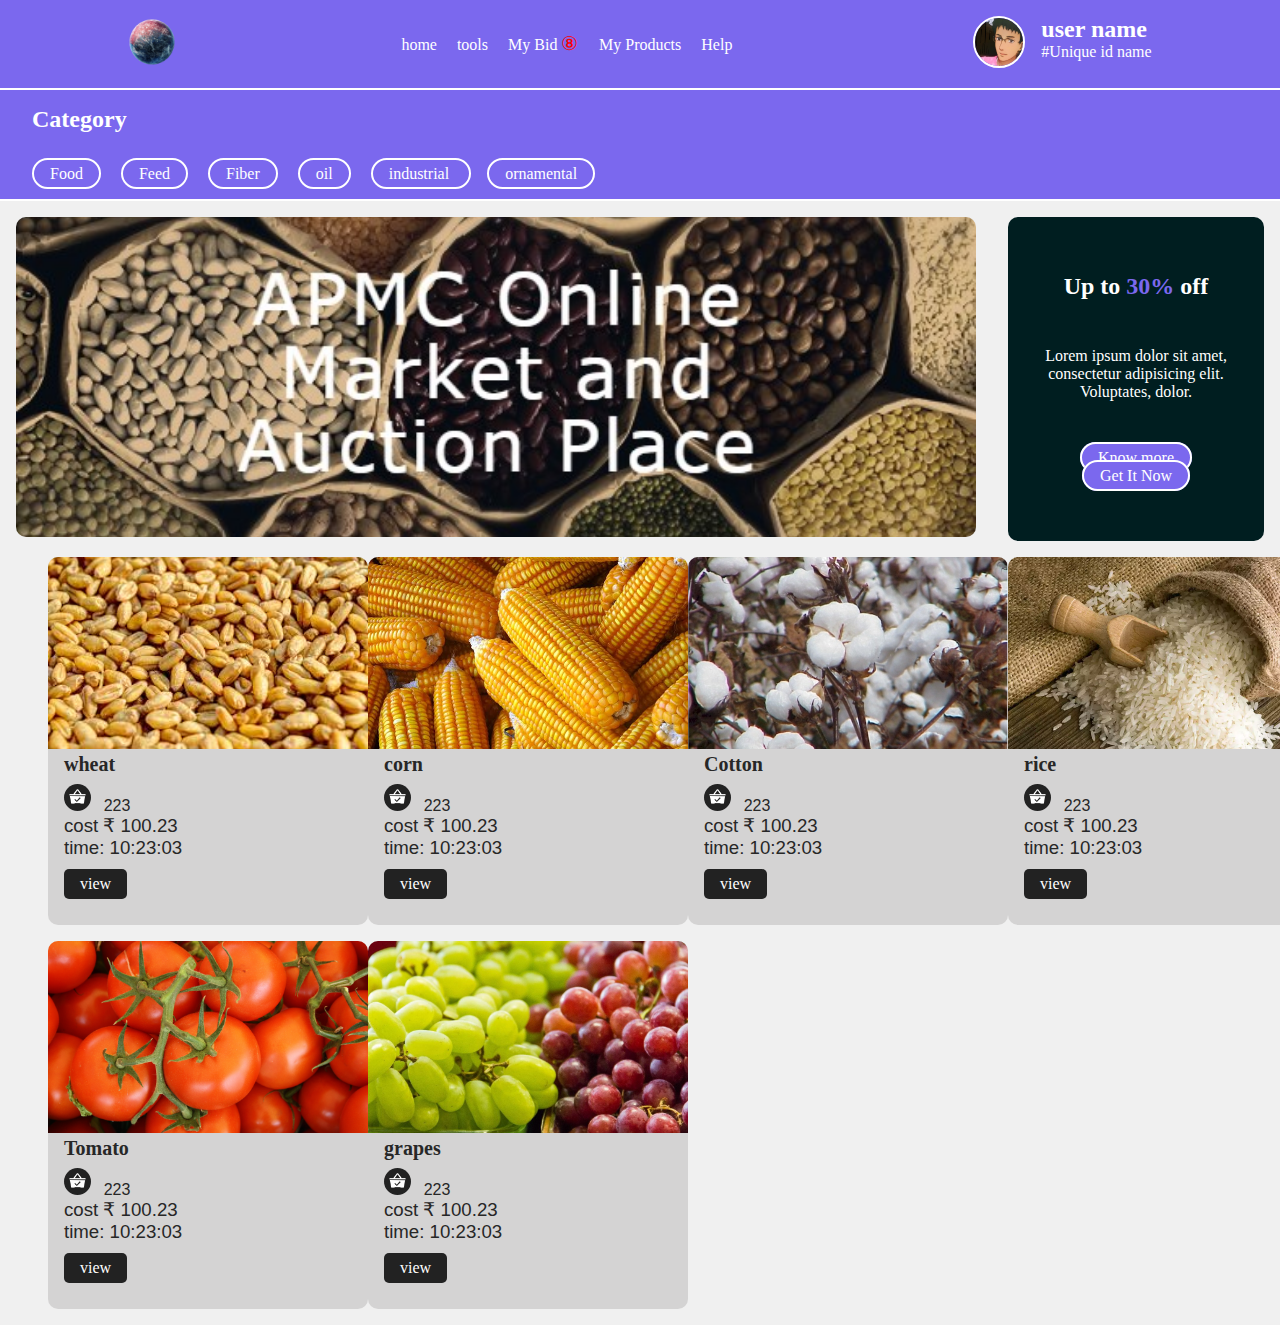
<file: index.html>
<!DOCTYPE html>
<html lang="en">
<head>
    <meta charset="UTF-8">
    <meta http-equiv="X-UA-Compatible" content="IE=edge">
    <meta name="viewport" content="width=device-width, initial-scale=1.0">
    <link rel="stylesheet" href="./css/home.css">
    <title>Document</title>
</head>
<body>
    <nav>
        <div class="top">
            <div class="logo">
                <img src="./white/f37b5273252024d60d9bb5c73bccd627.png" alt="">
            </div>
            <div class="links">
                <a href="">home </a>
                <a href="">tools</a>
                <a href="">My Bid <span>&#9319; <!--&#9679; --> </span></a>
                <a href="">My Products</a>
                <a href="">Help</a>
            </div>
            <div class="profile">

                <!-- account details -->
                <div class="pro_img">
                    <img src="./profile_images/IMG_20201012_225630.jpg" alt="">
                </div>
                <div class="detail">
                    <h2>user name</h2>
                    <p>#Unique id name</p>
                </div>

                <!-- login button -->
                <!-- <div class="Login">
                    <a href="">Login</a>       
                </div> -->
            </div>
        </div>
        <div class="bottom">
            <h2>Category</h2>
            <div>
                <a href="">Food</a>
                <a href="">Feed</a>
                <a href="">Fiber</a>
                <a href="">oil</a>
                <a href="">industrial </a>
                <a href="">ornamental </a>
             </div>
        </div>
    </nav>
    <div class="hero">
        <div class="poster">
            <img src="./images/boiler.jpg" alt="">
        </div>
        <div class="offer">
            <h2>Up to <span>30%</span> off</h2>
            <p>Lorem ipsum dolor sit amet, consectetur adipisicing elit. Voluptates, dolor.</p>
            <div class="btns">
                <a href="">Know more</a>
                <a href="">Get It Now</a>
            </div>
        </div>
    </div>
    <div class="container">
        <div class="card">
            <img src="./images/weat.jpg" alt="">
            <div>
                <h3>wheat</h3>
                <p class="reg"><img src="./white/bought.png" alt=""> 223</p>
                <!-- <h4 class="instructor"><img src="./white/profile-user.png" alt=""> Cource instructor name</h4> -->
                <h4 class="price">cost &#x20b9; 100.23</h4>
                <h4 class="rating">time: 10:23:03</h4>
                <a href="">view</a>
            </div>
        </div>
        <div class="card">
            <img src="./images/corn.png" alt="">
            <div>
                <h3>corn</h3>
                <p class="reg"><img src="./white/bought.png" alt=""> 223</p>
                <!-- <h4 class="instructor"><img src="./white/profile-user.png" alt=""> Cource instructor name</h4> -->
                <h4 class="price">cost &#x20b9; 100.23</h4>
                <h4 class="rating">time: 10:23:03</h4>
                <a href="">view</a>
            </div>
        </div>
        <div class="card">
            <img src="./images/cotton.jpg" alt="">
            <div>
                <h3>Cotton</h3>
                <p class="reg"><img src="./white/bought.png" alt=""> 223</p>
                <!-- <h4 class="instructor"><img src="./white/profile-user.png" alt=""> Cource instructor name</h4> -->
                <h4 class="price">cost &#x20b9; 100.23</h4>
                <h4 class="rating">time: 10:23:03</h4>
                <a href="">view</a>
            </div>
        </div>
        <div class="card">
            <img src="./images/rice.jpeg" alt="">
            <div>
                <h3>rice</h3>
                <p class="reg"><img src="./white/bought.png" alt=""> 223</p>
                <!-- <h4 class="instructor"><img src="./white/profile-user.png" alt=""> Cource instructor name</h4> -->
                <h4 class="price">cost &#x20b9; 100.23</h4>
                <h4 class="rating">time: 10:23:03</h4>
                <a href="">view</a>
            </div>
        </div>
        <div class="card">
            <img src="./images/tomato.png" alt="">
            <div>
                <h3>Tomato</h3>
                <p class="reg"><img src="./white/bought.png" alt=""> 223</p>
                <!-- <h4 class="instructor"><img src="./white/profile-user.png" alt=""> Cource instructor name</h4> -->
                <h4 class="price">cost &#x20b9; 100.23</h4>
                <h4 class="rating">time: 10:23:03</h4>
                <a href="">view</a>
            </div>
        </div>
        
        <div class="card">
            <img src="./images/grapes.jpeg" alt="">
            <div>
                <h3>grapes </h3>
                <p class="reg"><img src="./white/bought.png" alt=""> 223</p>
                <!-- <h4 class="instructor"><img src="./white/profile-user.png" alt=""> Cource instructor name</h4> -->
                <h4 class="price">cost &#x20b9; 100.23</h4>
                <h4 class="rating">time: 10:23:03</h4>
                <a href="">view</a>
            </div>
        </div>
    </div>
</body>
</html>
</file>
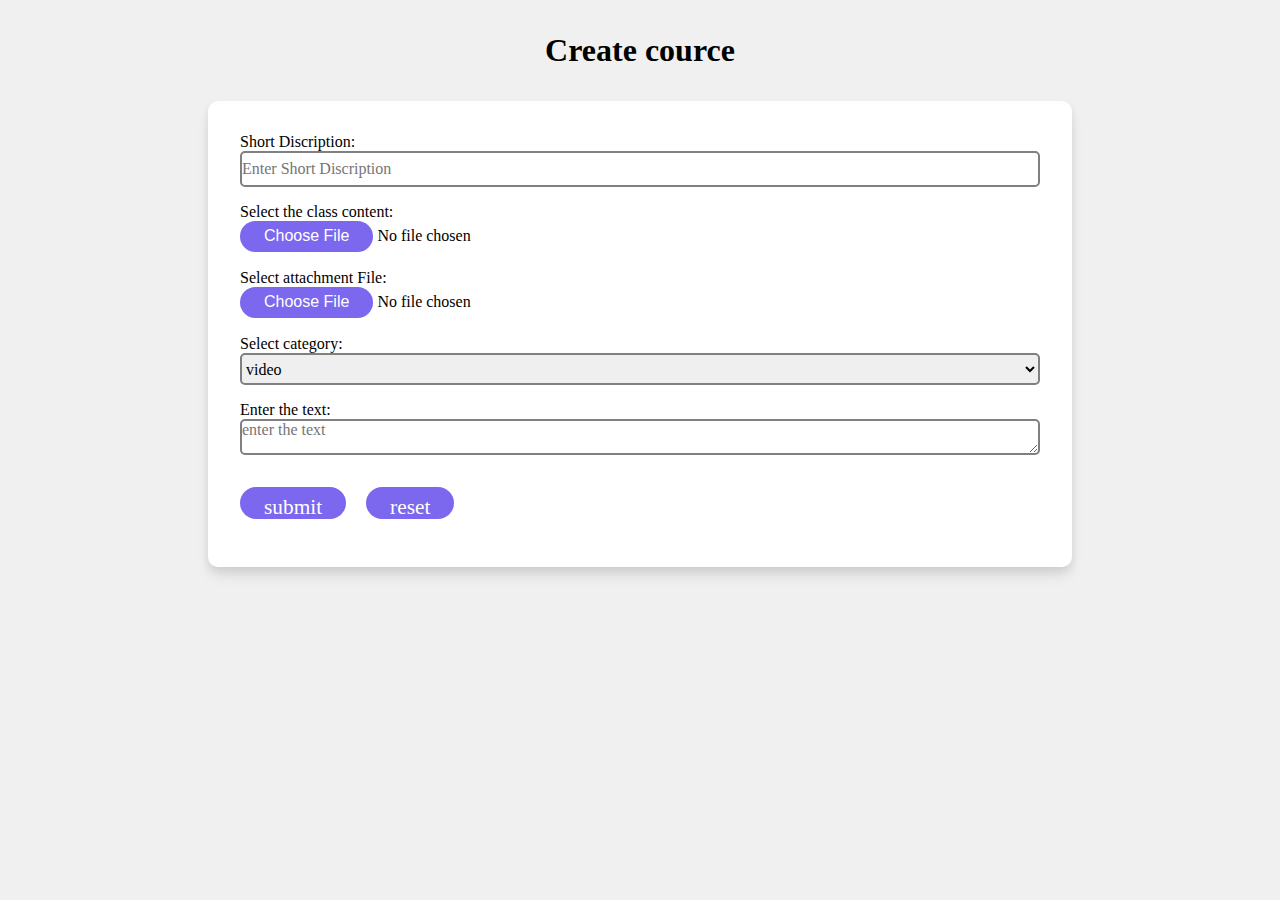
<file: add_class.html>
<!DOCTYPE html>
<html lang="en">
<head>
    <meta charset="UTF-8">
    <meta http-equiv="X-UA-Compatible" content="IE=edge">
    <meta name="viewport" content="width=device-width, initial-scale=1.0">
    <link rel="stylesheet" href="./css/add_cource.css">
    <title>Document</title>
</head>
<body>
    <div class="container">
        <h1>Create cource</h1>
        <form action="" method="post">
            Short Discription: <input type="text" name="dis" placeholder="Enter Short Discription">
            Select the class content: <input class="btn"  type="file" name="file" value="select the fileo" id="">
            Select attachment File: <input class="btn"  type="file" name="file" value="select the fileo" id="">
            Select category: <select name="category" id="">
                <option value="video">video</option>
                <option value="audio">audio</option>
                <option value="File">File</option>
                <option value="text">text</option>
            </select>
            Enter the text: <textarea name="" name="text" placeholder="enter the text" id="" cols="30" rows="10"></textarea>
            <div>
                <input type="submit" value="submit">
                <input type="reset" value="reset">
            </div>
        
        </form>
    </div>
</body>
</html>

<!-- <audio controls>
    <source src="horse.ogg" type="audio/ogg">
    <source src="horse.mp3" type="audio/mpeg">
  Your browser does not support the audio element.
  </audio>
  


<video width="1920" height="1080" controls>
  <source src="movie.mp4" type="video/mp4">
  <source src="movie.ogg" type="video/ogg">
  Your browser does not support the video tag.
</video>

-->
</file>
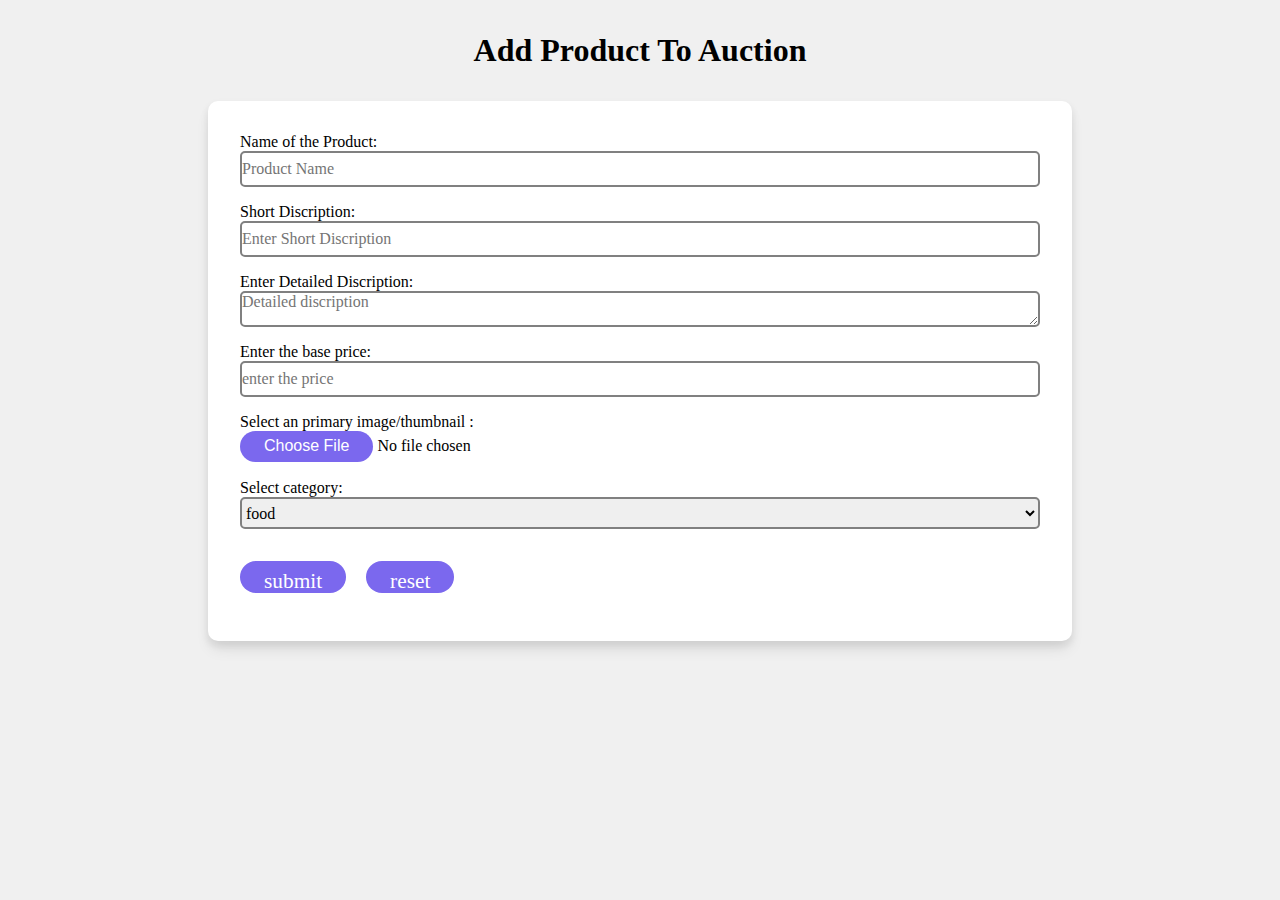
<file: add_cource.html>
<!DOCTYPE html>
<html lang="en">
<head>
    <meta charset="UTF-8">
    <meta http-equiv="X-UA-Compatible" content="IE=edge">
    <meta name="viewport" content="width=device-width, initial-scale=1.0">
    <link rel="stylesheet" href="./css/add_cource.css">
    <title>Document</title>
</head>
<body>
    <div class="container">
        <h1>Add Product To Auction</h1>
        <form action="" method="post">
            Name of the Product: <input type="text" name="name" placeholder="Product Name">
            Short Discription: <input type="text" name="dis" placeholder="Enter Short Discription">
            Enter Detailed Discription: <textarea name="" name="detailed_dis" placeholder="Detailed discription" id="" cols="30" rows="10"></textarea>
            Enter the base price: <input type="number" name="price" placeholder="enter the price" id="">
            Select an primary image/thumbnail :<input class="btn" type="file" name="image" value="select the image" id="">
            <!-- Select a preview video: <input class="btn"  type="file" name="vedio" value="select the vedio" id=""> -->
            Select category: <select name="category" id="">
                <option value="art">food</option>
                <option value="knowledge">feed</option>
                <option value="programing">fiber</option>
                <option value="basic skills">oil</option>
                
                
                <option value="gaming">industry</option>
                <option value="outher">ornamental</option>
            </select>
            <div>
                <input type="submit" value="submit">
                <input type="reset" value="reset">
            </div>
        
        </form>
    </div>
</body>
</html>

<!-- <audio controls>
    <source src="horse.ogg" type="audio/ogg">
    <source src="horse.mp3" type="audio/mpeg">
  Your browser does not support the audio element.
  </audio>
  


<video width="1920" height="1080" controls>
  <source src="movie.mp4" type="video/mp4">
  <source src="movie.ogg" type="video/ogg">
  Your browser does not support the video tag.
</video>

-->
</file>
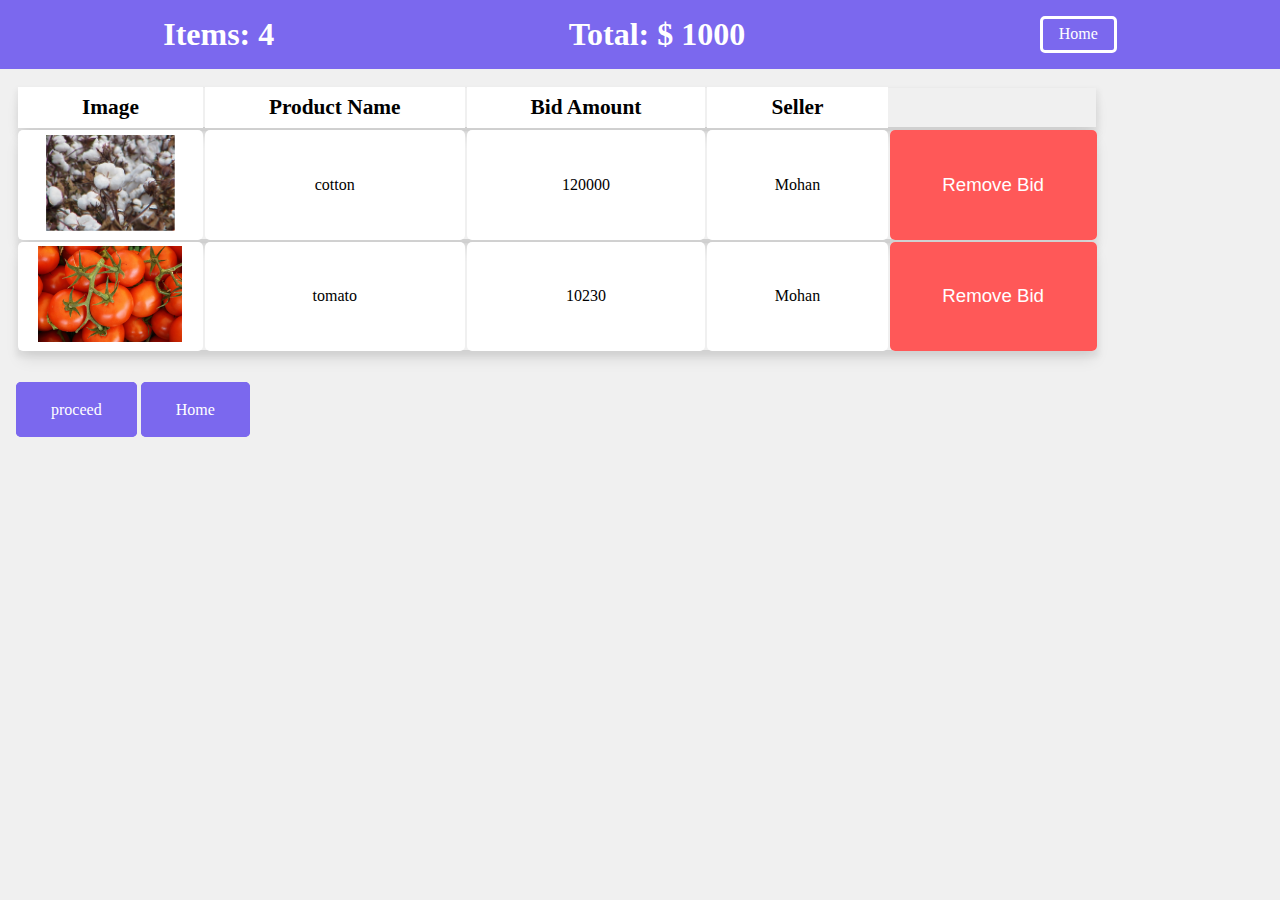
<file: cart.html>
<!DOCTYPE html>
<html lang="en">
<head>
   
    <meta charset="UTF-8">
    <meta http-equiv="X-UA-Compatible" content="IE=edge">
    <meta name="viewport" content="width=device-width, initial-scale=1.0">
    <title>Document</title>
    <link rel="stylesheet" href="./css/cartstyle.css ">
</head>
<body>
    <nav>
        <h1>Items: <span>4</span></h1>
        <h1>Total: <span>$ 1000</span></h1>
        <a href="/">Home</a>
    </nav>
    <table>
        <tr>
            <th>Image</th>
            <th>Product Name</th>
            <th>Bid Amount</th>
            <th>Seller</th>
         
        </tr>
        
        <tr>
           <td> <img src="./images/cotton.jpg" alt=""></td>
            <td>cotton</td>
            <td>120000</td>
            <td>Mohan</td>
            <td class="remove"><a href="">Remove Bid</a></td>
        </tr>
        <tr>
           <td> <img src="./images/tomato.png" alt=""></td>
            <td>tomato</td>
            <td>10230</td>
            <td>Mohan</td>
            <td class="remove"><a href="">Remove Bid</a></td>
        </tr>
    </table>
    <div class="confirm">
        <a href="shipping.html">proceed</a>
        <a href="index.html">Home</a>
    </div>
</body>
</html>
</file>
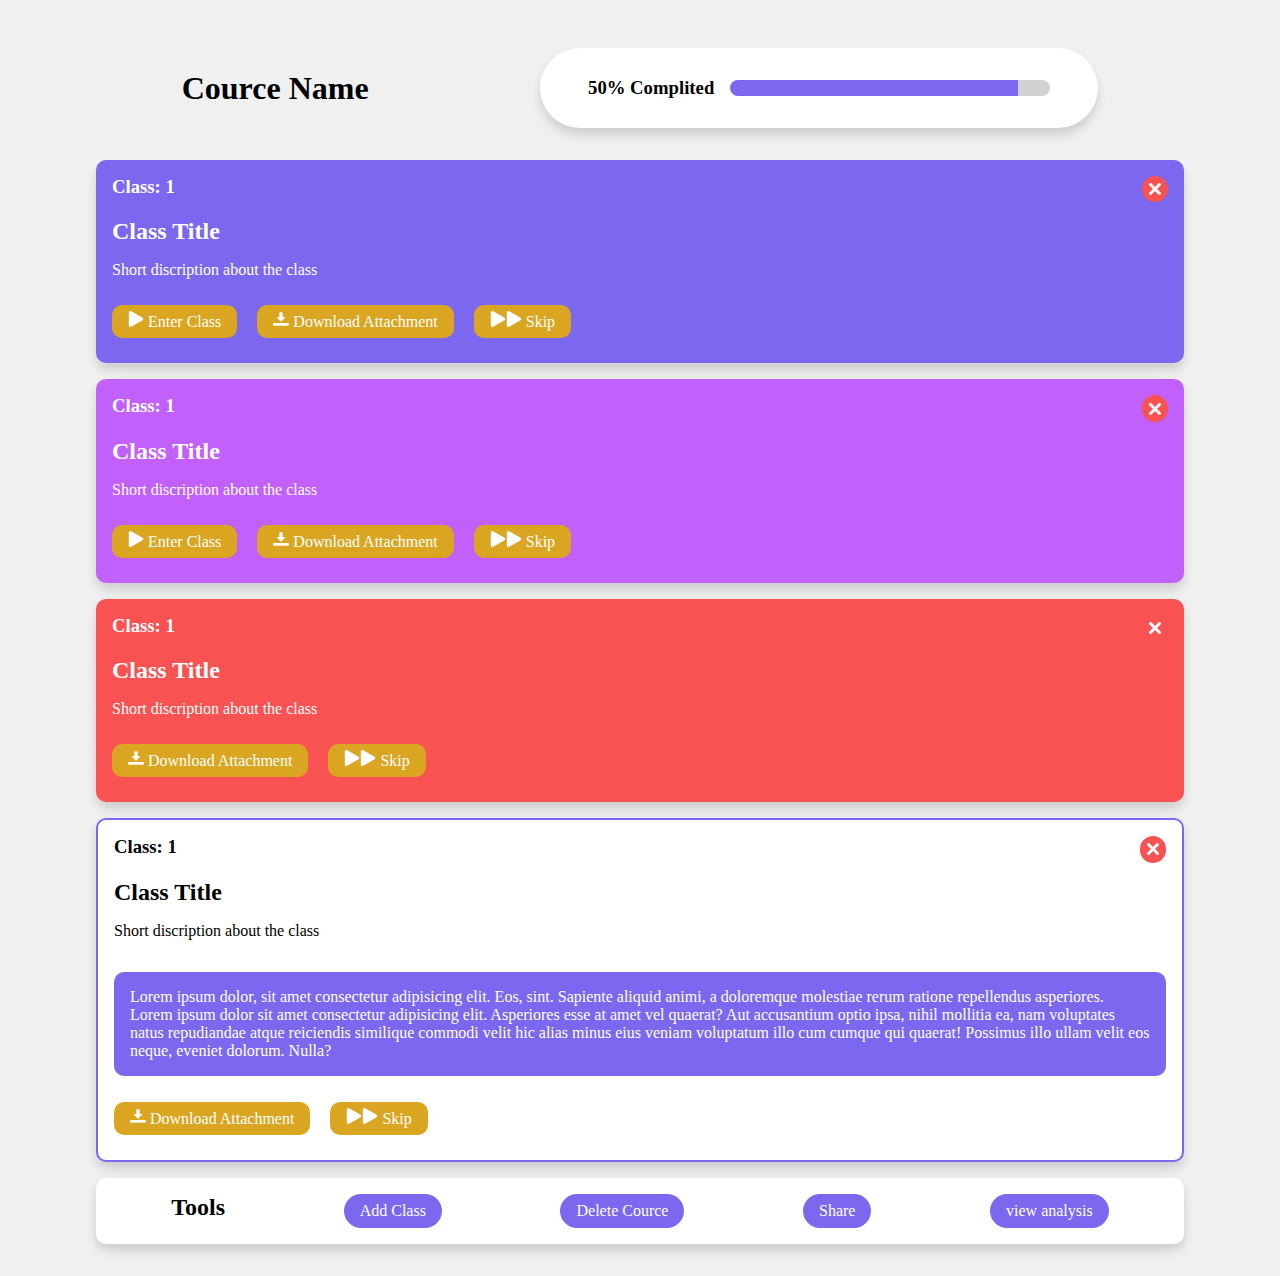
<file: cource_content.html>
<!DOCTYPE html>
<html lang="en">
<head>
    <meta charset="UTF-8">
    <meta http-equiv="X-UA-Compatible" content="IE=edge">
    <meta name="viewport" content="width=device-width, initial-scale=1.0">
    <link rel="stylesheet" href="./css/cource_content.css">
    <style>
        .prog{
            padding: 0.5rem 9rem;
        }
        .prog1{
            padding: 0.5rem 1rem;
        }
    </style>
    <title>Cource content</title>
</head>
<body>
    <div class="main_con">
        
        <div class="head">
            <h1>Cource Name</h1>
            <div class="prog_cont">
                <h3> 50% Complited</h3>
                <div class="prog"></div>
                <div class="prog1"></div>
            </div>
        </div>

        <div class="card vedio">
            <h3><span>Class: 1</span> <img src="./white/close.png" alt=""></h3>
            <h2>Class Title</h2>
            <p>Short discription about the class</p>
            <div>
                <a href=""><img src="./white/play-button-arrowhead.png" alt=""> Enter Class</a>
                <a href=""><img src="./white/direct-download.png" alt=""> Download Attachment</a>
                <a href=""><img src="./white/play-button-arrowhead.png" alt=""><img src="./white/play-button-arrowhead.png" alt=""> Skip</a>
                
            </div>
        </div>

        <div class="card Audio" id='audio'>
            <h3><span>Class: 1</span> <img src="./white/close.png" alt=""></h3>
            <h2>Class Title</h2>
            <p>Short discription about the class</p>
            <div>
                <a href="" ><img src="./white/play-button-arrowhead.png" alt=""> Enter Class</a>
                <a href=""><img src="./white/direct-download.png" alt=""> Download Attachment</a>
                <a href=""><img src="./white/play-button-arrowhead.png" alt=""><img src="./white/play-button-arrowhead.png" alt=""> Skip</a>
            </div>
        </div>
        

        <div class="card File">
            <h3><span>Class: 1</span> <img src="./white/close.png" alt=""></h3>
            <h2>Class Title</h2>
            <p>Short discription about the class</p>
            <div>
                <a href=""><img src="./white/direct-download.png" alt=""> Download Attachment</a>
                <a href=""><img src="./white/play-button-arrowhead.png" alt=""><img src="./white/play-button-arrowhead.png" alt=""> Skip</a>
                
            </div>
        </div>

        <div class="card text">
            <h3><span>Class: 1</span> <img src="./white/close.png" alt=""></h3>
            <h2>Class Title</h2>
            <p>Short discription about the class</p>
            <p class="content">Lorem ipsum dolor, sit amet consectetur adipisicing elit. Eos, sint. Sapiente aliquid animi, a doloremque molestiae rerum ratione repellendus asperiores. Lorem ipsum dolor sit amet consectetur adipisicing elit. Asperiores esse at amet vel quaerat? Aut accusantium optio ipsa, nihil mollitia ea, nam voluptates natus repudiandae atque reiciendis similique commodi velit hic alias minus eius veniam voluptatum illo cum cumque qui quaerat! Possimus illo ullam velit eos neque, eveniet dolorum. Nulla?</p>
            <div>
                
                <a href=""><img src="./white/direct-download.png" alt=""> Download Attachment</a>
                <a href=""><img src="./white/play-button-arrowhead.png" alt=""><img src="./white/play-button-arrowhead.png" alt=""> Skip</a>
                
            </div>
        </div>

        <div class="tools">
            <h2>Tools</h2>
            <a href="" class="add_video">Add Class</a>
            <a href="" class="add_audio">Delete Cource</a>
            <a href="" class="add_file">Share</a>
            <a href="" class="add_text">view analysis</a>
        </div>
    </div>
</body>
</html>

<!-- box-shadow: 0 10px 15px -3px rgba(0, 0, 0, 0.1), 0 4px 6px 2px rgba(0, 0, 0, 0.05);
background: rgb(240,240,240);
font-family: 'Trebuchet MS'; -->
</file>
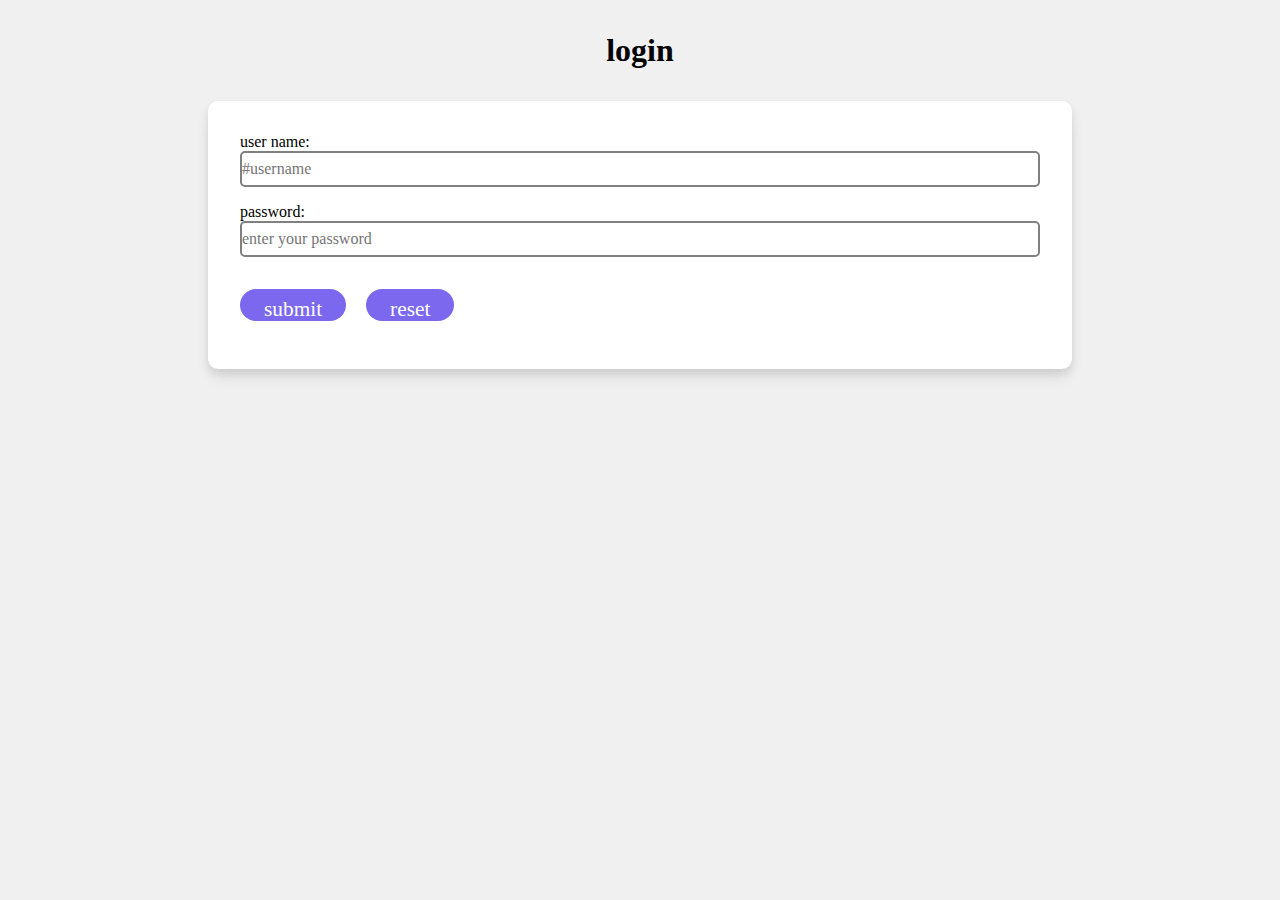
<file: login.html>
<!DOCTYPE html>
<html lang="en">
<head>
    <meta charset="UTF-8">
    <meta http-equiv="X-UA-Compatible" content="IE=edge">
    <meta name="viewport" content="width=device-width, initial-scale=1.0">
    <link rel="stylesheet" href="./css/add_cource.css">
    <title>login</title>
</head>
<body>
    <div class="container">
        <h1>login</h1>
        <form action="" method="post">
            user name: <input type="text"  placeholder="#username" name="username" id="">
            
            password: <input type="password" name="password" placeholder="enter your password" id="">
            
            
            <div>
                <input type="submit" value="submit">
                <input type="reset" value="reset">
            </div>
        
        </form>
    </div>
</body>
</html>
</file>
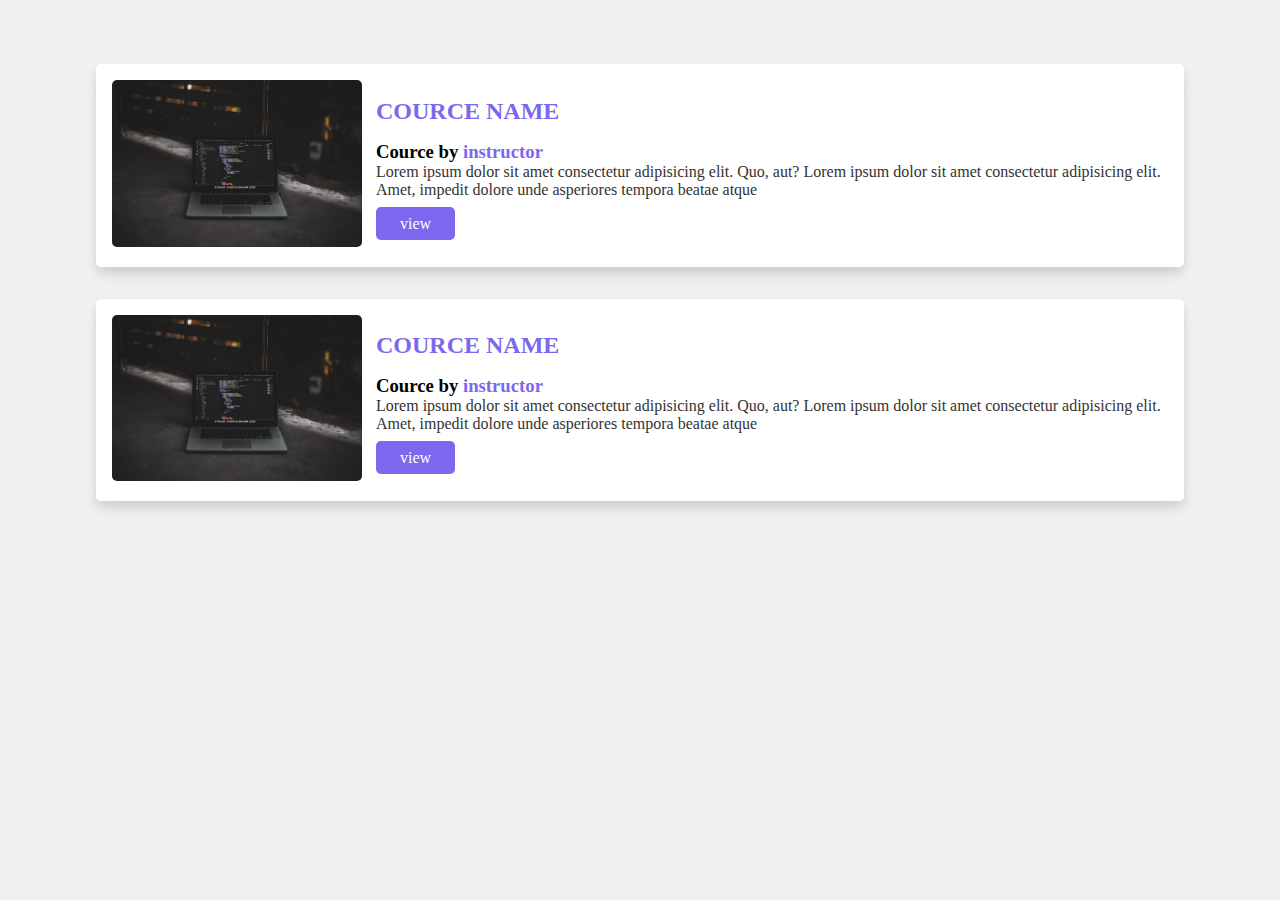
<file: my-cources.html>
<!DOCTYPE html>
<html lang="en">
<head>
    
    <meta charset="UTF-8">
    <meta http-equiv="X-UA-Compatible" content="IE=edge">
    <meta name="viewport" content="width=device-width, initial-scale=1.0">
    <title>My Cources</title>
    <link rel="stylesheet" href="./css/my-cources.css">
</head>
<body>

    <div id="container" name="container" class="container">
        <div class="card">
            <div class="img">
                <img src="./images/1_MCn1VrXQznTi3JMtAIGK0g.jpeg" alt="">
            </div>
            <div class="detail">
                <h2>cource name</h2>
                <h3>Cource by <span>instructor</span></h3>
                <p>Lorem ipsum dolor sit amet consectetur adipisicing elit. Quo, aut? Lorem ipsum dolor sit amet consectetur adipisicing elit. Amet, impedit dolore unde asperiores tempora beatae atque </p>
                <a id="btn" class="btn" >view</a>
            </div>
        </div>
        <div class="card">
            <div class="img">
                <img src="./images/1_MCn1VrXQznTi3JMtAIGK0g.jpeg" alt="">
            </div>
            <div class="detail">
                <h2>cource name</h2>
                <h3>Cource by <span>instructor</span></h3>
                <p>Lorem ipsum dolor sit amet consectetur adipisicing elit. Quo, aut? Lorem ipsum dolor sit amet consectetur adipisicing elit. Amet, impedit dolore unde asperiores tempora beatae atque </p>
                <a href="">view</a>
            </div>
        </div>
    </div>


    <script src="./script/script.js"></script>
</body>
</html>
</file>
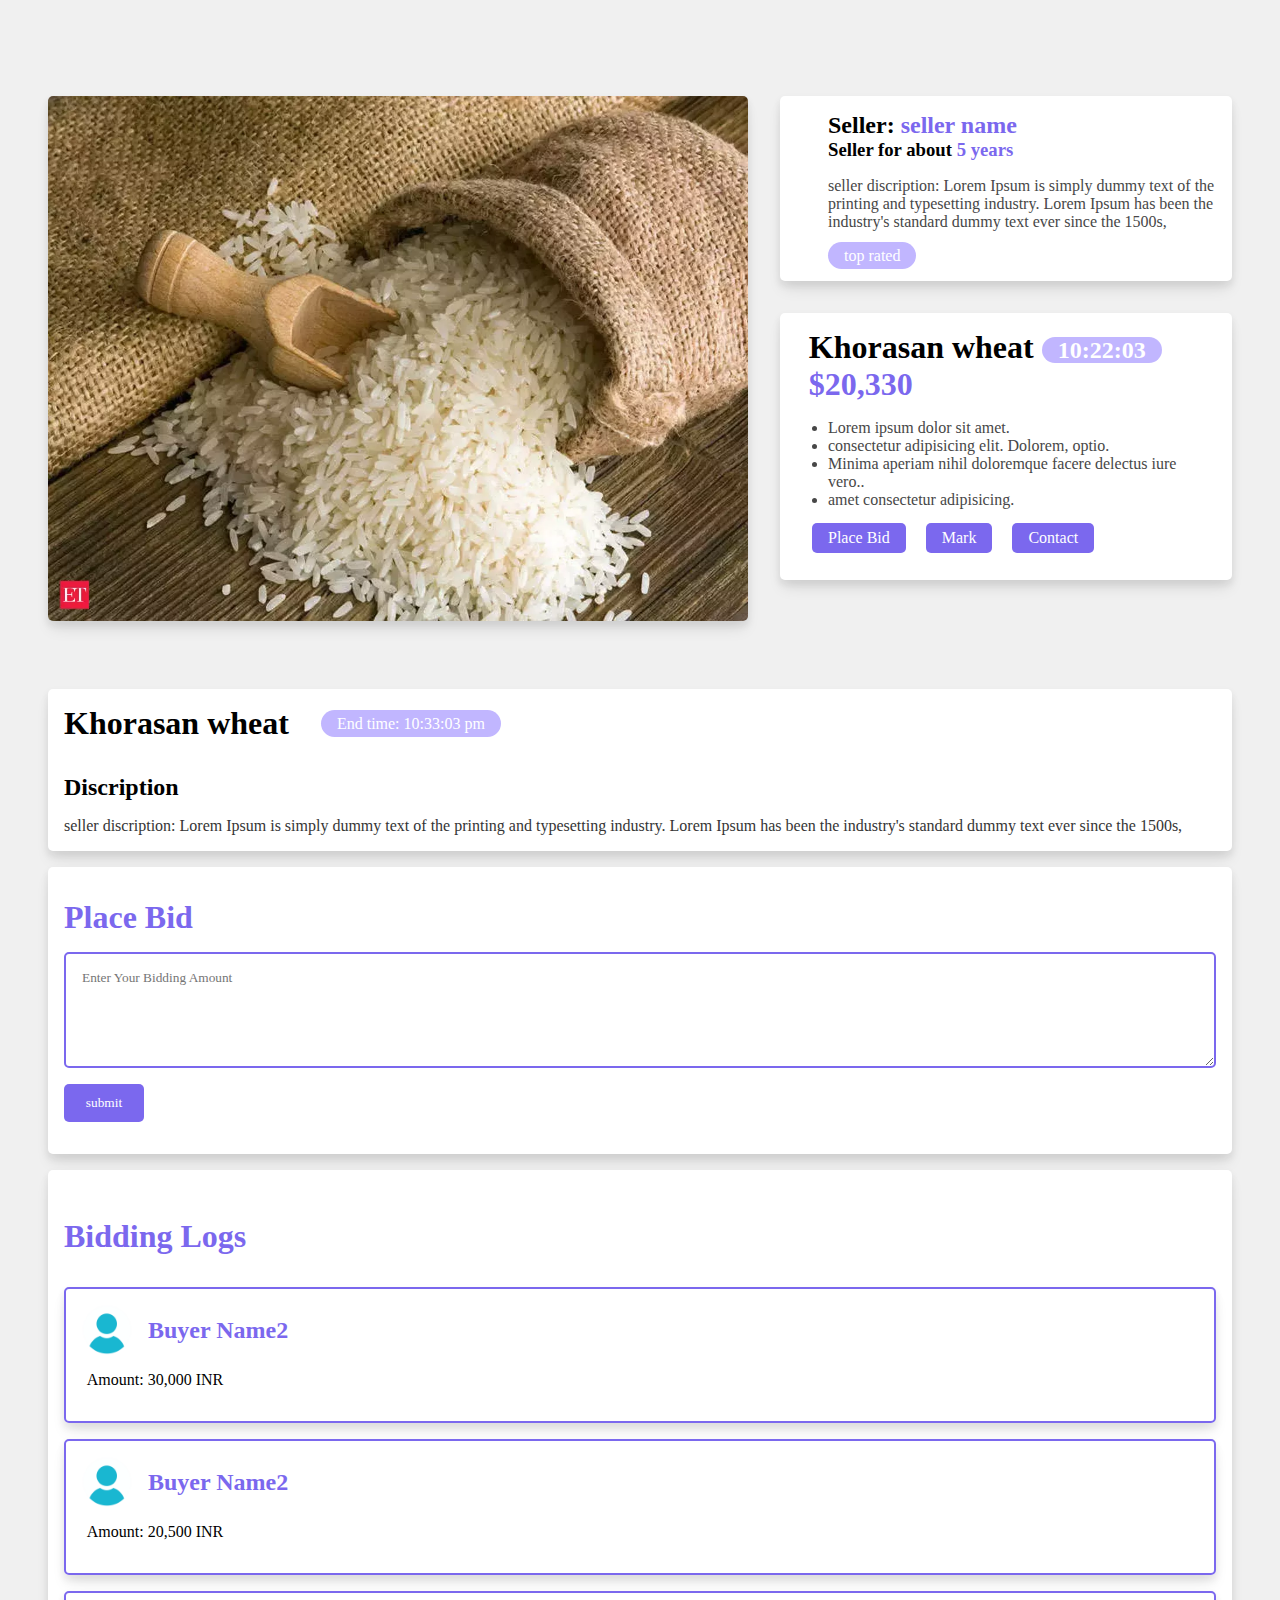
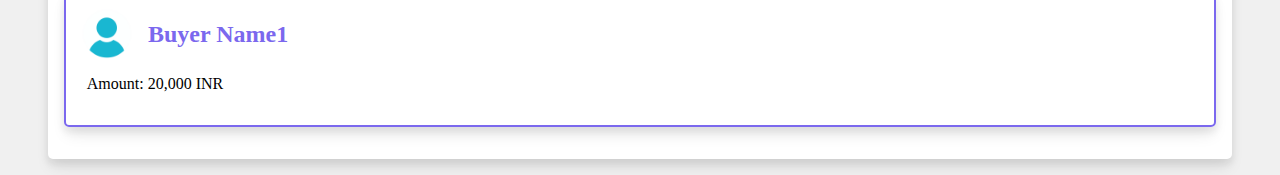
<file: product.html>
<!DOCTYPE html>
<html lang="en">
<head>
    
    <meta charset="UTF-8">
    <meta http-equiv="X-UA-Compatible" content="IE=edge">
    <meta name="viewport" content="width=device-width, initial-scale=1.0">
    <title>Product</title>
    <link rel="stylesheet" href="./css/product.css">
</head>
<body>
    
    <div class="container">
        
        <div class="img">
            <img src="./images/rice.jpeg" alt="">
        </div>
        <div class="detail">
            <div class="instructor">
                <div class="instruct_img">
                    <!-- <img src="./profile_images/IMG_20201012_225630.jpg" alt=""> -->
                </div>
                <div class="instruct_detail">
                    <h2>Seller: <span> seller name</span></h2>
                    <h3>Seller for about <span>5 years</span></h3>
                    <p>seller discription: Lorem Ipsum is simply dummy text of the printing and typesetting industry. Lorem Ipsum has been the industry's standard dummy text ever since the 1500s,</p>
                    <a href="profile.html">top rated</a>
                </div>
            </div>
            <div class="cource_detail">
                <h1>Khorasan wheat <span>10:22:03</span></h1>
                <h2>$20,330</h2>
                <ul>
                    <li>Lorem ipsum dolor sit amet.</li>
                    <li>consectetur adipisicing elit. Dolorem, optio.</li>
                    <li> Minima aperiam nihil doloremque facere delectus iure vero..</li>
                    <li>amet consectetur adipisicing.</li>

                </ul>
                <div class="btn">
                    <a href="shipping.html">Place Bid</a>
                    <a href="">Mark</a>
                    <a href="../../{{ product.preview_video }}">Contact</a>
                </div>
            </div>
        </div>
    </div>
    <div class="discription">
        <div class="key">
            <h1>Khorasan wheat </h1>
            <a href="">End time: 10:33:03 pm</a>
            
           
        </div>
        <div class="dis">
            <h2>Discription</h2>
            <p>seller discription: Lorem Ipsum is simply dummy text of the printing and typesetting industry. Lorem Ipsum has been the industry's standard dummy text ever since the 1500s,</p>
        </div>
    </div>

    <div class="qa">
        <h1>Place Bid</h1>
        <form action="" method="POST">
            <textarea name="question" id="" cols="30" rows="5" placeholder="Enter Your Bidding Amount"></textarea>
            
            <input type="submit" value="submit">
        </form>
    </div>

    <div class="reviews-container">
        <h1 class="comment">Bidding Logs</h1>


        <div class="review">
            <div class="user">
                <img src="./profile_images/profile1.jpg" alt="">
                <h2>Buyer Name2</h2>
            </div>
            <p>Amount: 30,000 INR</p>
        </div>

        <div class="review">
            <div class="user">
                <img src="./profile_images/profile1.jpg" alt="">
                <h2>Buyer Name2</h2>
            </div>
            <p>Amount: 20,500 INR</p>
        </div>

        <div class="review">
            <div class="user">
                <img src="./profile_images/profile1.jpg" alt="">
                <h2>Buyer Name1</h2>
            </div>
            <p>Amount: 20,000 INR</p>
        </div>

        
    </div>
</body>
</html>

<!-- mediumslateblue    box-shadow: 0 10px 15px -3px rgba(0, 0, 0, 0.1), 0 4px 6px 2px rgba(0, 0, 0, 0.05);-->
</file>
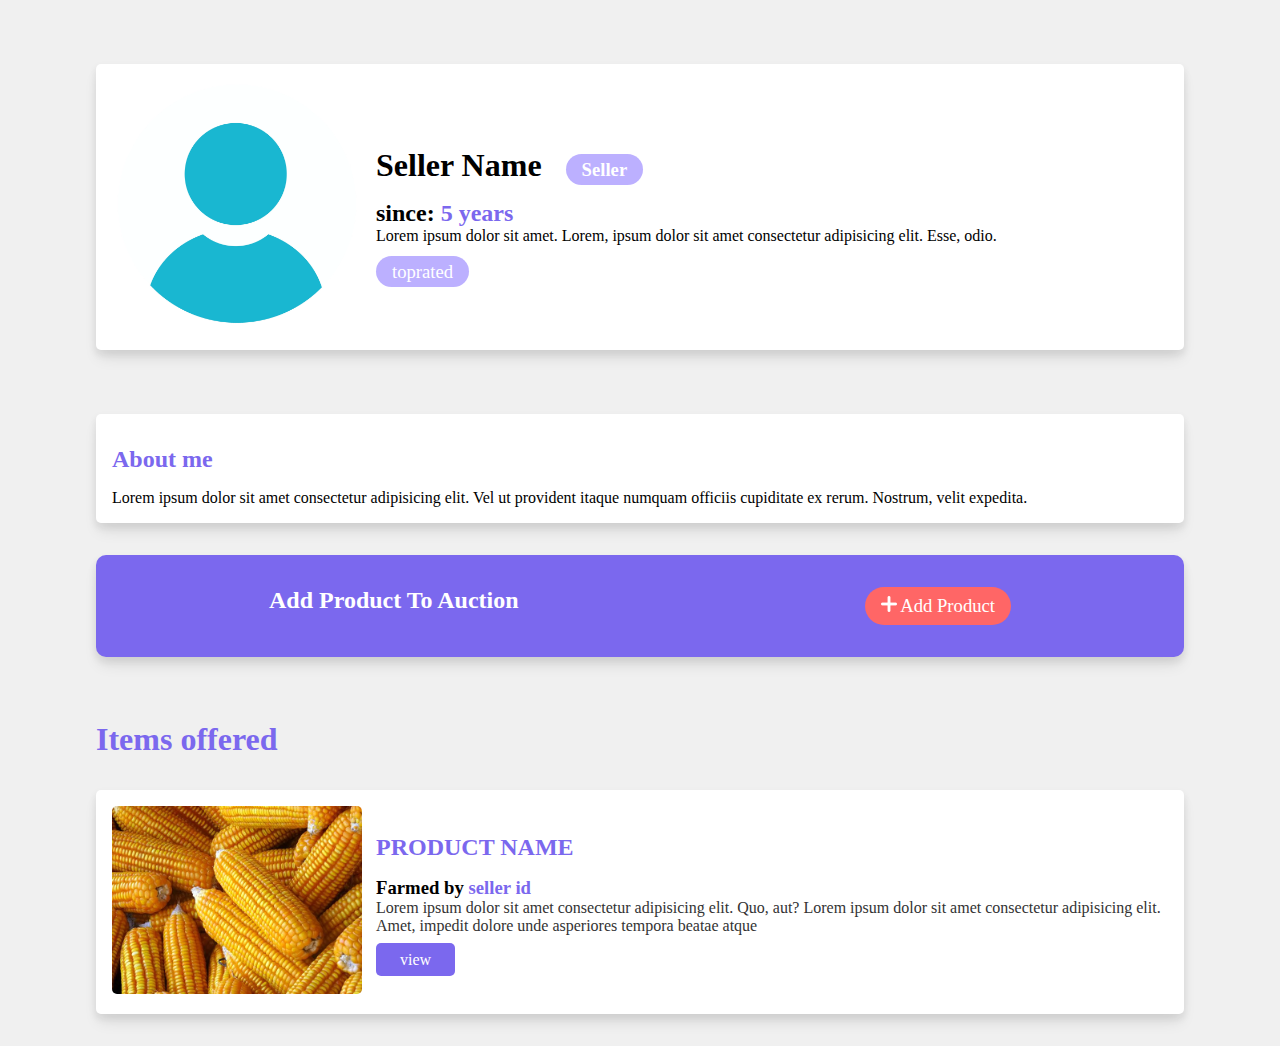
<file: profile.html>
<!DOCTYPE html>
<html lang="en">
<head>
   
    <meta charset="UTF-8">
    <meta http-equiv="X-UA-Compatible" content="IE=edge">
    <meta name="viewport" content="width=device-width, initial-scale=1.0">
    <title>your profile</title>
    <link rel="stylesheet" href="./css/profile.css">
</head>
<body>
    <div class="container1">
        <div class="img">
            <img src="./profile_images/profile1.jpg" alt="">
        </div>
        <div class="about">
            <h1>Seller Name
                
                <span>Seller</span>
                
            </h1>
            <h2>since: <span>5 years</span></h2>
            <p>Lorem ipsum dolor sit amet. Lorem, ipsum dolor sit amet consectetur adipisicing elit. Esse, odio.</p>
            
            <span class="toprated">toprated</span>
            
        </div>
    </div>
    <div class="discription">
        <h2>About me</h2>
        <p>Lorem ipsum dolor sit amet consectetur adipisicing elit. Vel ut provident itaque numquam officiis cupiditate ex rerum. Nostrum, velit expedita.</p>
    </div>
    <div class="add_con">
        <h2>Add Product To Auction </h2>
        <a href=""> <img src="./white/add.png" alt=""> Add Product</a>
    </div>
    <div class="container">
        <h1>Items offered</h1>
        <div class="card">
            <div class="img">
                <img src="./images/corn.png" alt="">
            </div>
            <div class="detail">
                <h2>Product name</h2>
                <h3>Farmed by <span>seller id</span></h3>
                <p>Lorem ipsum dolor sit amet consectetur adipisicing elit. Quo, aut? Lorem ipsum dolor sit amet consectetur adipisicing elit. Amet, impedit dolore unde asperiores tempora beatae atque </p>
                <a href="">view</a>
            </div>
        </div>
        
        </div>
    </div>
</body>
</html>


<!-- padding: 1rem 1rem;
    border-radius: 5px;
    box-shadow: 0 10px 15px -3px rgba(0, 0, 0, 0.1), 0 4px 6px 2px rgba(0, 0, 0, 0.05);
} -->
</file>
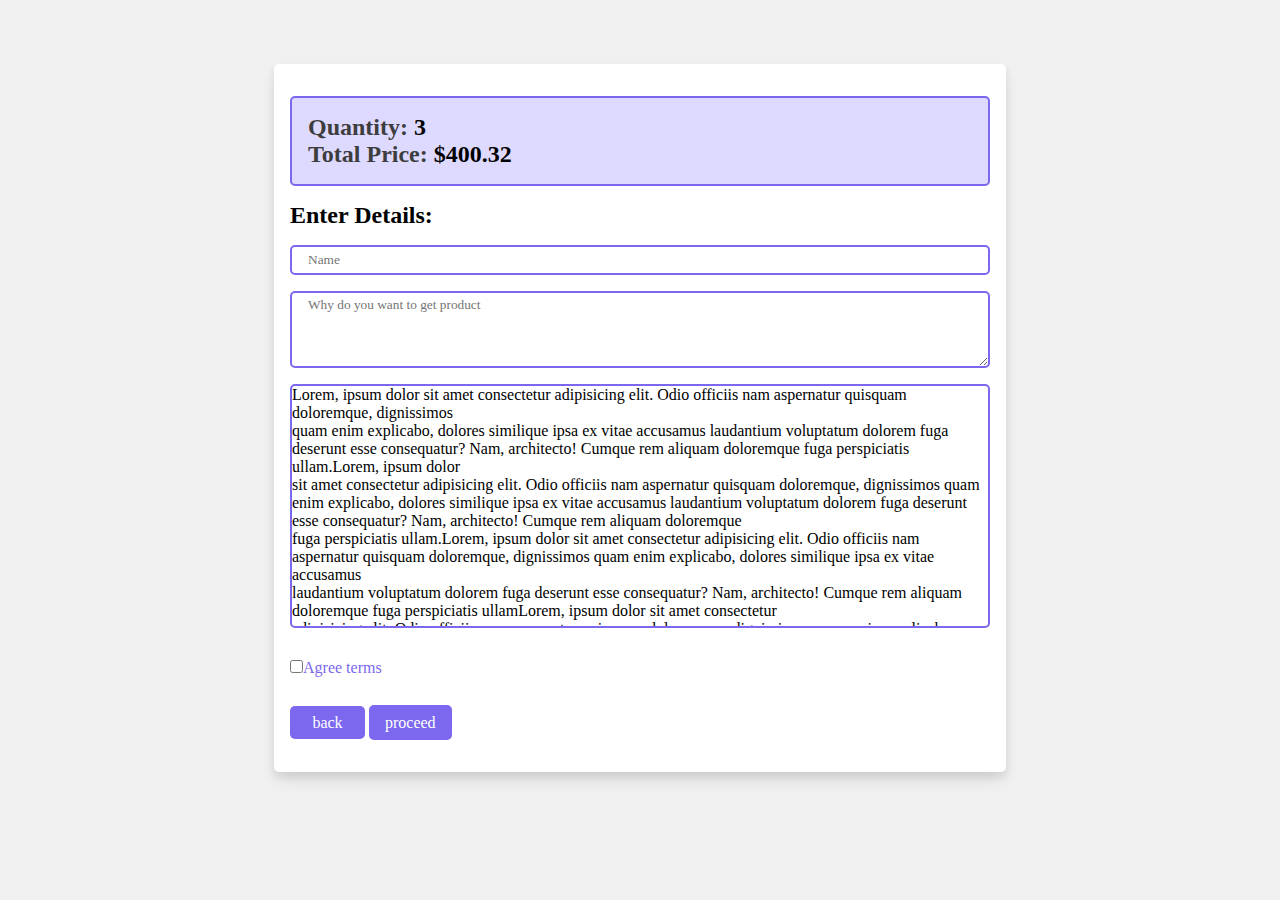
<file: shipping.html>
<!DOCTYPE html>
<html lang="en">
<head>
   
    <meta charset="UTF-8">
    <meta http-equiv="X-UA-Compatible" content="IE=edge">
    <meta name="viewport" content="width=device-width, initial-scale=1.0">
    <title>shipping Details</title>
    <link rel="stylesheet" href="./css/shipping.css">
</head>
<body>
    <div class="container">

        <form action="" method="POST">
            <div class="detail">
                <h2>Quantity: <span>3</span></h2>
                <h2>Total Price: <span>$400.32</span></h2>
            </div>
            <h2>Enter Details:</h2>
            <input placeholder="Name" type="text">
            <textarea name="" id="" cols="30" rows="4" placeholder="Why do you want to get product"></textarea>
            <div class="lis">
                <p>Lorem, ipsum dolor sit amet consectetur adipisicing elit. Odio officiis nam aspernatur quisquam doloremque, dignissimos <br> quam enim explicabo, dolores similique ipsa ex vitae accusamus laudantium voluptatum dolorem fuga deserunt esse consequatur? Nam, architecto! Cumque rem aliquam doloremque fuga perspiciatis ullam.Lorem, ipsum dolor <br> sit amet consectetur adipisicing elit. Odio officiis nam aspernatur quisquam doloremque, dignissimos quam enim explicabo, dolores similique ipsa ex vitae accusamus laudantium voluptatum dolorem fuga deserunt esse consequatur? Nam, architecto! Cumque rem aliquam doloremque <br> fuga perspiciatis ullam.Lorem, ipsum dolor sit amet consectetur adipisicing elit. Odio officiis nam aspernatur quisquam doloremque, dignissimos quam enim explicabo, dolores similique ipsa ex vitae accusamus <br> laudantium voluptatum dolorem fuga deserunt esse consequatur? Nam, architecto! Cumque rem aliquam doloremque fuga perspiciatis ullamLorem, ipsum dolor sit amet consectetur <br> adipisicing elit. Odio officiis nam aspernatur quisquam doloremque, dignissimos quam enim explicabo, dolores similique ipsa ex vitae accusamus laudantium voluptatum dolorem fuga deserunt esse consequatur? <br> Nam, architecto! Cumque rem aliquam doloremque fuga perspiciatis ullamlorem100 Lorem ipsum dolor, sit amet consectetur adipisicing elit. Doloribus sint illo, nihil repudiandae neque repellendus nostrum consequatur ab nam iusto! Sed id esse et eveniet corrupti culpa accusamus, provident ipsum dolore error illo doloribus nisi facilis voluptate tempore! Qui officiis nostrum nemo ipsa expedita ullam pariatur laborum quam libero impedit. Totam sunt exercitationem veniam fugiat nam deleniti officia nemo incidunt corrupti sit consectetur beatae, cupiditate eum ut sapiente facere voluptatum mollitia nihil adipisci distinctio, <br> aspernatur ipsam repellendus qui? Assumenda, saepe rem? Itaque, voluptate, nesciunt amet expedita repellat nostrum libero enim necessitatibus laborum esse accusamus. Consectetur ut rerum distinctio placeat autem.</p>
                
            </div>
            <div class="agree">
                <input type="checkbox" name="" id="" placeholder>Agree terms
            </div>
            <div class="btn">
                <a href="cart.html">back</a>
                <button type="submit">proceed</button>
            </div>
            
        </form>
    </div>
</body>
</html>
</file>
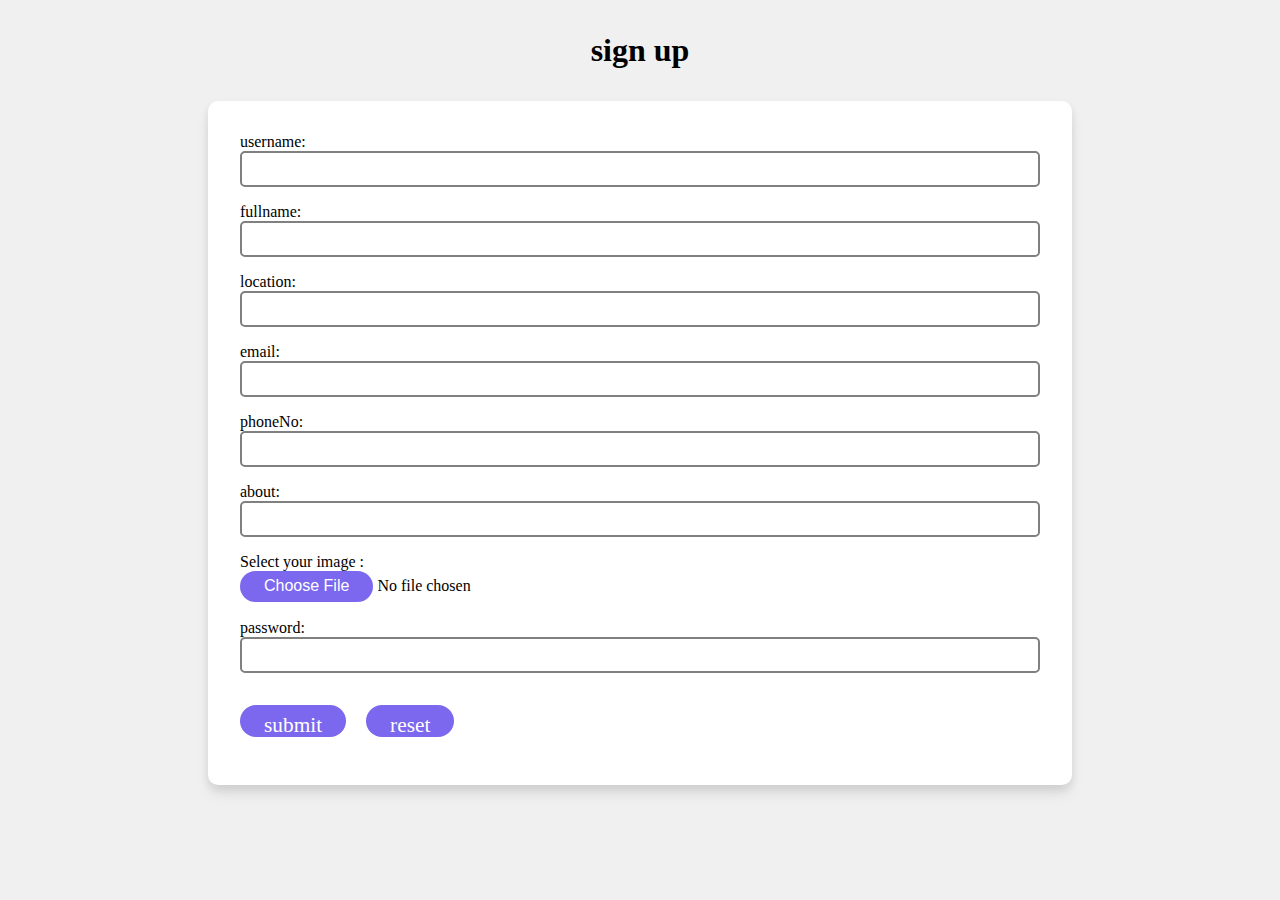
<file: signup.html>
<!DOCTYPE html>
<html lang="en">
<head>
    <meta charset="UTF-8">
    <meta http-equiv="X-UA-Compatible" content="IE=edge">
    <meta name="viewport" content="width=device-width, initial-scale=1.0">
    <link rel="stylesheet" href="./css/add_cource.css">
    <title>sign up</title>
</head>
<body>
    <div class="container">
        <h1>sign up</h1>
        <form action="http://localhost:8080/addOneFormData" method="post" enctype="multipart/form-data">

            username: <input type="text" name="username" >
            fullname: <input type="text" name="fullname" >
            location: <input type="text"   name="location" id="">
            email: <input type="email" name="email" id="">
            phoneNo: <input type="text" name="phoneNo" id="">
           about: <input type="text" name="about">
            <!-- tell us in detail: <textarea name="" name="discription" placeholder="Detailed discription" id="" cols="30" rows="10"></textarea> -->
            Select your image :<input class="btn" type="file" name="image" value="select the image" id="">
            password: <input type="password" name="password" id="">
            
             
            <!-- Select type: <select name="category" id="">
                <option value="art">buyer</option>
                <option value="knowledge">seller</option>
                <option value="outher">both </option>
            </select> -->
            <div>
                <input type="submit" value="submit">
                <input type="reset" value="reset">
            </div>
        
        </form>
    </div>
</body>
</html>
</file>
<file: css/home.css>
*{
    margin: 0%;
    padding: 0%;
    font-family: 'Corbel';
}
body{
    background: rgb(240, 240, 240);
}
.top{
    display: flex;
    justify-content: space-around;
    background: mediumslateblue;
    padding: 1rem 1rem;
    align-items: center;
}
.profile{
    display: flex;
}
.links a{
    text-decoration: none;
    color: white;
    margin-right: 1rem;
}
.links a span{
    color: rgb(255, 0, 0);
    font-size: 14pt;
}
.pro_img img{
    width: 3rem;
    height: 3rem;
    object-fit: cover;
    border-radius: 50px;
    margin-right: 1rem;
    border: 2px solid white;
}
.detail h2,.detail p{
    color: white;
}
.logo img{
    width: 3rem;
    
}
.Login a{
    text-decoration: none;
    color: mediumslateblue;
    background: white;
    padding: 0.5rem 1rem;
    border-radius: 20px;
}
.bottom{
    padding: 1rem;
    background: mediumslateblue;
    border-top: 2px solid white;
    border-bottom: 2px solid white;
    display: block;
    
 }
.bottom h2{
    margin-bottom: 2rem;
    margin-left: 1rem;
    color: white;
}
.bottom div{
   
    
}
.bottom div a{
    color: white;
    text-decoration: none;
    margin-left: 1rem;
    padding: 0.3rem 1rem;
    border: 2px solid white;
    border-radius: 20px;
}
.hero{
    display: flex;
}
.poster{
    margin: 1rem;
    flex: 2;
    
}
.poster img{
    object-fit:cover;
    width: 60rem;
    height: 20rem;
    border-radius: 10px;

}
.offer{
    margin: 1rem;
    flex: 1;
    background: rgb(0, 30, 32);
    padding: 2rem;
    display: flex;
    flex-direction: column;
    justify-content: space-around;
    text-align: center;
    color: white;
    border-radius: 10px;
    box-shadow: 10px 10px 15px 3px rgba(0, 0, 0, 0.1), 10 10px 10px 10px rgba(0, 0, 0, 0.05);
}
.offer h2 span{
    color: mediumslateblue;
}
.btns a{
    color: white;
    margin: 1rem;
    padding: 0.3rem 1rem;
    background: mediumslateblue;
    text-decoration: none;
    border-radius: 20px;
    border: 2px solid white;
}
.container{
    margin: 0 3rem;
    display: grid;
    grid-template-columns: 1fr 1fr 1fr 1fr;
}
.card{
    height: 12rem;
    width: 20rem;
    background: rgb(212, 211, 211);
    padding-bottom: 11rem;
    overflow: hidden;
    border-radius: 10px;
    margin-bottom: 1rem;
    box-shadow: 10px 10px 15px 3px rgba(0, 0, 0, 0.1), 10 10px 10px 10px rgba(0, 0, 0, 0.05);
}
.card img{
    width: 100%;
    height: 100%;
    object-fit: cover;
}
.card div{
    margin-left: 1rem;
    color: rgb(39, 39, 39);
}
.card div h3{
    font-size: 15pt;
    margin-bottom: 0.5rem;
}
.card div p, .card div h4{
    font-family: sans-serif;
    font-weight: lighter;
} 
.card div .reg img{
    width: 1.1rem;
    aspect-ratio: 1/1;
    margin-right: 0.5rem;
    background: rgb(34, 34, 34);
    padding: 0.3rem;
    border-radius: 50px;
}
.card div .rating{
    margin-bottom: 1rem;
}
.card div a{
    text-decoration: none;
    color: white;
    background: rgb(34, 34, 34);
    border-radius: 5px;
    padding: 0.4rem 1rem;
}
.price{
    
    font-size: 14pt;
}
.rating{
    /* color: rgb(255, 71, 71); */
    font-size: 14pt;
}
.instructor{
    display: flex;
    flex-direction: row;
    align-items: center;
    
}
.instructor img{
    height: 3rem;
    width: 3rem;
    object-fit:cover;
    margin: 0.5rem 0;
    margin-right: 0.5rem;
    border-radius: 50px;
    border: 2px solid mediumslateblue;
   
}
</file>
<file: css/add_cource.css>
*{
    padding: 0%;
    margin: 0%;
    font-family: 'Trebuchet MS';
}
body{
    background: rgb(240,240,240);
}
.container{
    display: flex;
    align-items: center;
    flex-direction: column;
}

.container h1{
    margin: 2rem 0;
}
form{
    background: white;
    width: 800px;
    display: flex;
    flex-direction: column;
    padding: 2rem;
    border-radius: 10px;
    box-shadow: 0 10px 15px -3px rgba(0, 0, 0, 0.1), 0 4px 6px 2px rgba(0, 0, 0, 0.05);
}

form input, form textarea, form select{
    font-size: 12pt;
    height: 2rem;
    margin-bottom: 1rem;
    border: 2px solid gray;
    outline: none;
    border-radius: 5px;
}
.btn{
    border: none;
   
}
.btn::-webkit-file-upload-button{
    outline: none;
    border: none;
    background: mediumslateblue;
    color: white;
    padding: 0.4rem 1.5rem;
    border-radius: 20px;
    
}

.container div input{
    padding: 0.5rem 1.5rem;
    background: mediumslateblue;
    color: white;
    border: none;
    outline: none;
    border-radius: 50px;
    margin-right: 1rem;
    font-size: 16pt;
    align-items: center;
    margin-top: 1rem;
}
</file>
<file: css/cartstyle.css>
*{
    padding: 0%;
    margin: 0%;
    font-family: 'Arial Rounded MT' ;
}
body{
    background: rgb(240,240,240);
}
nav{
    display: flex;
    justify-content: space-around;
    padding: 1rem;
    background: mediumslateblue;
}
nav h1{
    color: white;
}
nav h1 span{
    color: white;
}
nav a{
    text-decoration: none;
    border: 3px solid white;
    padding: 0.4rem 1rem;
    border-radius: 5px;
    color: white;
    background: transparent;
    transition: all 0.3s ease-in-out;
}
nav a:hover{
    background: white;
    color: mediumslateblue;
}
table{
    margin: 1rem 1rem;
}
table tr th{
    padding: 0.5rem 4rem;
   
    font-size: 16pt;
}
table tr{
    background: white;
    box-shadow: 0 10px 15px -3px rgba(0, 0, 0, 0.1), 0 4px 6px 2px rgba(0, 0, 0, 0.05);
}
table tr td{
    text-align: center;
    border-radius: 5px;
    padding: 0.3rem 0.3rem;
    
}
table tr td img{
    max-height: 6rem;
    justify-content: center;
    flex-direction: row;
}

.qty a{
    text-decoration: none;
    color: white;
    margin: 0.5rem;
    font-size: 40pt;
    transition: all 0.3s ease-in-out;
}

.qty a:hover{
    color: rgb(0, 43, 40);
}
.qty{
    padding: 1rem 1rem;
    background: rgb(255, 88, 88);
}

.confirm {
    margin: 3rem 1rem;
}

.confirm a{
    text-decoration: none;
    border: 3px solid mediumslateblue;
    padding: 1rem 2rem;
    border-radius: 5px;
    background: mediumslateblue;
    color: white;
    transition: all 0.3s ease-in-out;
}

.confirm a:hover{
    background: grey;
    border: 3px solid grey;
}
.remove {
    background: rgb(255, 88, 88);
}
.remove a{
    text-decoration: none;
    color: white;
    padding: 0 3rem;
    font-size: 14pt;
    font-family: sans-serif;
}
</file>
<file: css/cource_content.css>
*{
    padding: 0%;
    margin: 0%;
    font-family: 'Trebuchet MS';
}

body{
    background: rgb(240,240,240);  
}

.main_con{
    margin: 2rem 6rem;
}

.main_con div{
    
    margin: 1rem 0;
}
.head{
    display: flex;
    justify-content: space-around;
    align-items: center;
}

.prog_cont{
    padding: 1rem 3rem;
    background: rgb(255, 255, 255);
    display: flex;
    align-items: center;
    border-radius: 50px;
    box-shadow: 0 10px 15px -3px rgba(0, 0, 0, 0.1), 0 4px 6px 2px rgba(0, 0, 0, 0.05);
}
.prog_cont h3{
    margin-right: 1rem;
}
.prog{
    
    background: mediumslateblue;
    border-end-start-radius: 50px;
    border-start-start-radius: 50px;
}

.prog1{
    
    background: rgb(209, 209, 209);
    border-start-end-radius: 50px;
    border-end-end-radius: 50px;
}

.card{
    background: white;
    border-radius: 10px;
    padding: 1rem;
    margin: 2rem 0;
    box-shadow: 0 10px 15px -3px rgba(0, 0, 0, 0.1), 0 4px 6px 2px rgba(0, 0, 0, 0.05);
}

.card h2{
    margin: 1rem 0;
}
.card p{
    margin-bottom: 2rem;
}
.card div{
    margin-bottom: 1rem;
}
.card div a{
    text-decoration: none;
    background: goldenrod;
    padding: 0.5rem 1rem ;
    border-radius: 10px;
    margin-right: 1rem;
    align-items: center;
    
    color: white;
}
.card div a img{
    width: 1rem;
    height: 1rem;
}
.card h3{
    display: flex;
    justify-content: space-between;
}
.card h3 img{
    width: 1rem;
    height: 1rem;
    border: 2px solid rgb(248, 82, 82);
    border-radius: 50px;
    padding: 0.2rem;
    background: rgb(248, 82, 82);
}
.vedio{
    background: mediumslateblue;
    color: white;
}
.Audio {
    background: rgb(194, 96, 252);
    color: white;
}

.File{
    color: white;
    background: rgb(248, 82, 82);
}
.text{
    border: 2px solid mediumslateblue;
}
.content{
    background: mediumslateblue;
    color: white;
    padding: 1rem;
    border-radius: 10px;
}
.tools{
    display: flex;
    justify-content: space-around;
    margin: 2rem 0;
    background: white;
    padding: 1rem;
    border-radius: 10px;
    box-shadow: 0 10px 15px -3px rgba(0, 0, 0, 0.1), 0 4px 6px 2px rgba(0, 0, 0, 0.05);
}
.tools a{
    text-decoration: none;
    padding: 0.5rem 1rem;
    border-radius: 20px;
    background: mediumslateblue;
    color: white;
}
</file>
<file: css/my-cources.css>
*{
    margin: 0%;
    padding: 0%;
}
body{
    background: rgb(240, 240, 240);
    font-family: 'Trebuchet MS';
}
.container{
    margin: 0 6rem;
    margin-top: 4rem;
}
.card{
    padding: 1rem 1rem;
    border-radius: 5px;
    box-shadow: 0 10px 15px -3px rgba(0, 0, 0, 0.1), 0 4px 6px 2px rgba(0, 0, 0, 0.05);
    background: white;
    display: flex;
    align-items: center;
    margin: 2rem 0;
}
.img{
    flex: 1;
}

.detail{
    flex:3;
    
}

.img img{
    width: 250px;
    border-radius: 5px;
}

.detail h2{
    text-transform: uppercase;
    color: mediumslateblue;
    margin-bottom: 1rem;
}
.detail h3 span{
    color: mediumslateblue;
}
.detail p{
    color: rgb(51, 51, 51);
    margin-bottom: 1rem;
}
.detail a{
    text-decoration: none;
    color: white;
    background: mediumslateblue;
    border-radius: 5px;
    padding: 0.5rem 1.5rem;
}

@media (max-width:1254px) {
    .card{
        flex-direction: column;
    }
    .container{
        margin: 0 0rem;
        
    }
    .img{
        flex: 0;
    }
    
    .detail{
        flex:0;
        
    }
}
</file>
<file: css/product.css>
*{
    margin: 0%;
    padding: 0%;
    font-family: 'Trebuchet MS';
}
body{
    
    background: rgb(240,240,240);
}
.container{
    display: flex;
    margin: 4rem 3rem;
    margin-top: 6rem;
}
.img img{
    width: 700px;
    border-radius: 5px;
    box-shadow: 0 10px 15px -3px rgba(0, 0, 0, 0.1), 0 4px 6px 2px rgba(0, 0, 0, 0.05);
}

.instructor{
   
    display: flex;
    background: white;
    align-items: center;
    margin-left: 2rem;
    padding: 1rem 1rem;
    border-radius: 5px;
    box-shadow: 0 10px 15px -3px rgba(0, 0, 0, 0.1), 0 4px 6px 2px rgba(0, 0, 0, 0.05);
}

.instruct_img img{
    width: 150px;
    border-radius: 100px;
    border: 4px solid mediumslateblue;
}

.instruct_detail{
    margin-left: 2rem;
}
.instruct_detail p{
    color: rgb(71, 71, 71);
    margin: 1rem 0;
}
.instruct_detail a{
    background: rgb(193, 182, 255);
    border-radius: 20px;
    text-decoration: none;
    color: white;
    padding: 0.3rem 1rem;
   
}
.instruct_detail h2 span, .instruct_detail h3 span{
    color: mediumslateblue;
}

.cource_detail{
    margin-top: 2rem;
    background: white;
    margin-left: 2rem;
    padding: 1rem 1rem;
    border-radius: 5px;
    box-shadow: 0 10px 15px -3px rgba(0, 0, 0, 0.1), 0 4px 6px 2px rgba(0, 0, 0, 0.05);
}
.cource_detail h2{
    color: mediumslateblue;
    font-size: 24pt;
    margin-left: 0.8rem;
}
.cource_detail h1{
    margin-left: 0.8rem;
}
.cource_detail h1 span, .key span {
    background: rgb(193, 182, 255);
    padding: 0 1rem;
    border-radius: 20px;
    font-size: 18pt;
    color: white;
}
.cource_detail h1 span img, .key span img{
    width: 23px;
    mix-blend-mode: screen;
}
.cource_detail ul{
    margin: 1rem 2rem;
    color:rgb(71, 71, 71);
    margin-bottom: 1.3rem;
}
.btn{
    margin:1rem;
}
.btn a{
 
    text-decoration: none;
    background: mediumslateblue;
    padding: 0.4rem 1rem;
    border-radius: 5px;
    margin-right: 1rem;
    color: white;
}

.discription{
    margin: 1rem 3rem;
    background: white;
    padding: 1rem 1rem;
    border-radius: 5px;
    box-shadow: 0 10px 15px -3px rgba(0, 0, 0, 0.1), 0 4px 6px 2px rgba(0, 0, 0, 0.05);
}
.key{
    display: flex;
    align-items: center;
    margin-bottom: 2rem;
}

.key a{
    text-decoration: none;
    color: white;
    background: rgb(193, 182, 255);
    padding: 0.3rem 1rem;
    border-radius: 20px;
    margin-left: 2rem;
    margin-right: 1rem;
}
.dis p{
    color: rgb(53, 53, 53);
    margin-top: 1rem;
}
.qa h1{
    margin: 1rem 0;
    color: mediumslateblue;
}
.qa{
    margin: 1rem 3rem;
    background: white;
    padding: 1rem 1rem;
    border-radius: 5px;
    box-shadow: 0 10px 15px -3px rgba(0, 0, 0, 0.1), 0 4px 6px 2px rgba(0, 0, 0, 0.05);
}
.qa form{
    display: flex;
    flex-direction: column;
}

.qa form textarea{
    border: 2px solid mediumslateblue;
    outline: none;
    border-radius: 5px;
    padding: 1rem;
}

.qa form input{
    width: 5rem;
    outline: none;
    border-radius: 5px;
    background: mediumslateblue;
    margin: 1rem 0;
    padding: 0.7rem 1rem;
    color: white;
    border: none;
}

.reviews-container{
    margin: 1rem 3rem;
    background: white;
    padding: 1rem 1rem;
    border-radius: 5px;
    box-shadow: 0 10px 15px -3px rgba(0, 0, 0, 0.1), 0 4px 6px 2px rgba(0, 0, 0, 0.05);
}
.comment{
    margin: 2rem 0;
    color: mediumslateblue;
}

.review {
    border: 2px solid mediumslateblue;
    margin: 1rem 0;
    padding: 1rem 1rem;
    border-radius: 5px;
    box-shadow: 0 10px 15px -3px rgba(0, 0, 0, 0.1), 0 4px 6px 2px rgba(0, 0, 0, 0.05);
}
.review img{
    width: 50px;
}
.review h2{
    color: mediumslateblue;
    margin-left: 1rem;
}
.user{
    display: flex;
    align-items: center;
}

.review p{
    padding: 1rem 0.3rem;
 
}
.user img{
    border-radius: 50px;
    border-radius: 50%;
}
</file>
<file: css/profile.css>
*{
    margin: 0%;
    padding: 0%;
    font-family: 'Trebuchet MS';
}

body{
    background: rgb(240,240,240);
}

.container1{
    background: white;
    margin: 0rem 6rem;
    margin-top: 4rem;
    padding: 1rem 1rem;
    border-radius: 5px;
    box-shadow: 0 10px 15px -3px rgba(0, 0, 0, 0.1), 0 4px 6px 2px rgba(0, 0, 0, 0.05);
    display: flex;
    align-items: center;
}

.img{
    flex: 1;
}
.img img{
    border-radius: 50%;
    width: 200px;
}
.about{
    flex: 3;
}
.about h1{
    margin: 1rem 0;
}
.about h1 span, .about .toprated{
    font-size: 14pt;
    margin-left: 1rem;
    background: rgb(188, 176, 255);
    padding: 0.3rem 1rem;
    color: white;
    border-radius: 20px;
}

.about h2 span{
    color: mediumslateblue;
}

.about p{
    margin-bottom: 1rem;
}

.about .toprated{
    margin-left: 0;
}

.discription{
    background: white;
    margin: 0rem 6rem;
    margin-top: 4rem;
    padding: 1rem 1rem;
    border-radius: 5px;
    box-shadow: 0 10px 15px -3px rgba(0, 0, 0, 0.1), 0 4px 6px 2px rgba(0, 0, 0, 0.05);
}

.discription h2{
    margin: 1rem 0;
    color: mediumslateblue;
}

/* ________________________________________*/

.container{
    margin: 0 6rem;
    margin-top: 4rem;
}
.container h1{
    color: mediumslateblue;
    margin: 1rem 0;
}
.card{
    padding: 1rem 1rem;
    border-radius: 5px;
    box-shadow: 0 10px 15px -3px rgba(0, 0, 0, 0.1), 0 4px 6px 2px rgba(0, 0, 0, 0.05);
    background: white;
    display: flex;
    align-items: center;
    margin: 2rem 0;
}
.img{
    flex: 1;
}

.detail{
    flex:3;
    
}

.img img{
    width: 250px;
    border-radius: 5px;
}

.detail h2{
    text-transform: uppercase;
    color: mediumslateblue;
    margin-bottom: 1rem;
}
.detail h3 span{
    color: mediumslateblue;
}
.detail p{
    color: rgb(51, 51, 51);
    margin-bottom: 1rem;
}
.detail a{
    text-decoration: none;
    color: white;
    background: mediumslateblue;
    border-radius: 5px;
    padding: 0.5rem 1.5rem;
}

@media (max-width:1254px) {
    .card{
        flex-direction: column;
    }
    .container{
        margin: 0 0rem;
        
    }
    .img{
        flex: 0;
    }
    
    .detail{
        flex:0;
        
    }
}

.add_con{
    display: flex;
    justify-content: space-around;
    background: mediumslateblue;
    border-radius: 10px;
    margin: 2rem 6rem;
    padding: 2rem 0;
    box-shadow: 0 10px 15px -3px rgba(0, 0, 0, 0.1), 0 4px 6px 2px rgba(0, 0, 0, 0.05);
}

.add_con a img{
    height: 1rem;
    width: 1rem;

}
.add_con a{
    background: rgb(255, 102, 102);
    text-decoration: none;
    color: white;
    font-size: 14pt;
    padding: 0.5rem 1rem;
    border-radius: 20px;
}
.add_con h2{
    color: white;
}
</file>
<file: css/shipping.css>
*{
    margin: 0%;
    padding: 0%;
    font-family: 'Trebuchet MS';
}
body{
    background: rgb(240,240,240);
    display: flex;
    justify-content: center;
}

.container{
    display: flex;
    justify-content: center;
    margin: 4rem 3rem;
    background: white;
    border-radius: 5px;
    padding: 1rem;
    box-shadow: 0 10px 15px -3px rgba(0, 0, 0, 0.1), 0 4px 6px 2px rgba(0, 0, 0, 0.05);
    width: 700px;
}

form{
    display: flex;
    flex-direction: column;
}
.lis{
    margin: 1rem 0;
  
    height: 15rem;
    overflow-y: scroll;
    border: 2px solid mediumslateblue;
    border-radius: 5px;
}

form input{
    margin: 1rem 0;
    padding: 0.3rem 1rem;
    border-radius: 5px;
    border: 2px solid mediumslateblue;
    outline: none;
}


form textarea{
    padding: 0.3rem 1rem;
    border-radius: 5px;
    border: 2px solid mediumslateblue;
    outline: none;
}
.btn {
    margin: 1rem 0;
}
.btn a{
    padding: 0.5rem 1.4rem;
    border-radius: 5px;
    background: mediumslateblue;
    text-decoration: none;
    color: white;
    
}
.agree{
    color: mediumslateblue;
}

.detail{
    margin: 1rem 0;
    background: rgb(222, 217, 255);
    padding: 1rem;
    border-radius: 5px;
    border: 2px solid mediumslateblue;
}

.detail h2{
    color: rgb(61, 61, 61);

}
.detail h2 span{
    color: black;
}

.btn button{
    padding: 0.52rem 1rem;
    background: mediumslateblue;
    color: white;
    outline: none;
    border: none;
    border-radius: 5px;
    font-size: 12pt;
}
</file>
